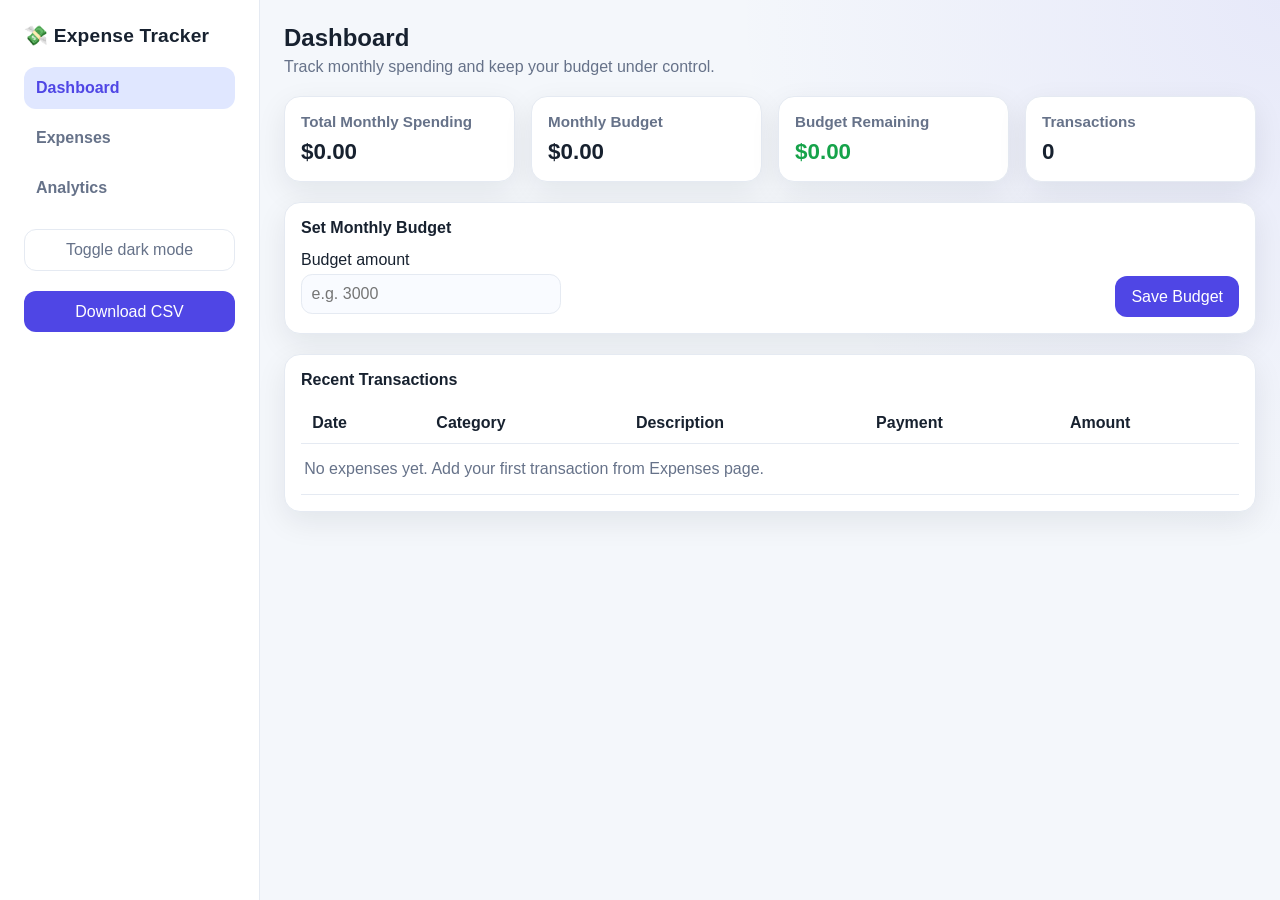
<file: index.html>
<!doctype html>
<html lang="en">
  <head>
    <meta charset="UTF-8" />
    <meta name="viewport" content="width=device-width, initial-scale=1.0" />
    <title>Expense Tracker - Dashboard</title>
    <link rel="stylesheet" href="assets/css/styles.css" />
  </head>
  <body>
    <div class="layout">
      <aside class="sidebar" aria-label="Sidebar navigation">
        <div class="brand">💸 Expense Tracker</div>
        <nav class="nav-links">
          <a href="index.html" class="active">Dashboard</a>
          <a href="expenses.html">Expenses</a>
          <a href="analytics.html">Analytics</a>
        </nav>
        <div class="toggle-row">
          <button id="themeToggle" class="ghost" aria-label="Toggle dark mode">Toggle dark mode</button>
        </div>
        <div class="actions-column">
          <button id="csvExport" class="primary">Download CSV</button>
        </div>
      </aside>

      <main class="main">
        <header>
          <h1 class="page-title">Dashboard</h1>
          <p class="subtitle">Track monthly spending and keep your budget under control.</p>
        </header>

        <section class="card-grid" aria-label="Summary cards">
          <article class="card"><h3>Total Monthly Spending</h3><div id="totalSpending" class="card-value">$0</div></article>
          <article class="card"><h3>Monthly Budget</h3><div id="budgetValue" class="card-value">$0</div></article>
          <article class="card"><h3>Budget Remaining</h3><div id="budgetRemaining" class="card-value">$0</div></article>
          <article class="card"><h3>Transactions</h3><div id="transactionCount" class="card-value">0</div></article>
        </section>

        <section class="card">
          <h2 class="panel-title">Set Monthly Budget</h2>
          <div class="toolbar">
            <div class="field" style="min-width: 260px">
              <label for="budgetInput">Budget amount</label>
              <input id="budgetInput" type="number" min="0" step="0.01" placeholder="e.g. 3000" />
            </div>
            <div>
              <button id="saveBudgetBtn" class="primary" style="margin-top: 1.6rem">Save Budget</button>
            </div>
          </div>
        </section>

        <section class="card">
          <h2 class="panel-title">Recent Transactions</h2>
          <div class="table-wrap">
            <table>
              <thead>
                <tr>
                  <th>Date</th>
                  <th>Category</th>
                  <th>Description</th>
                  <th>Payment</th>
                  <th>Amount</th>
                </tr>
              </thead>
              <tbody id="recentRows"></tbody>
            </table>
          </div>
        </section>
      </main>
    </div>

    <script type="module" src="assets/js/dashboard.js"></script>
  </body>
</html>
</file>
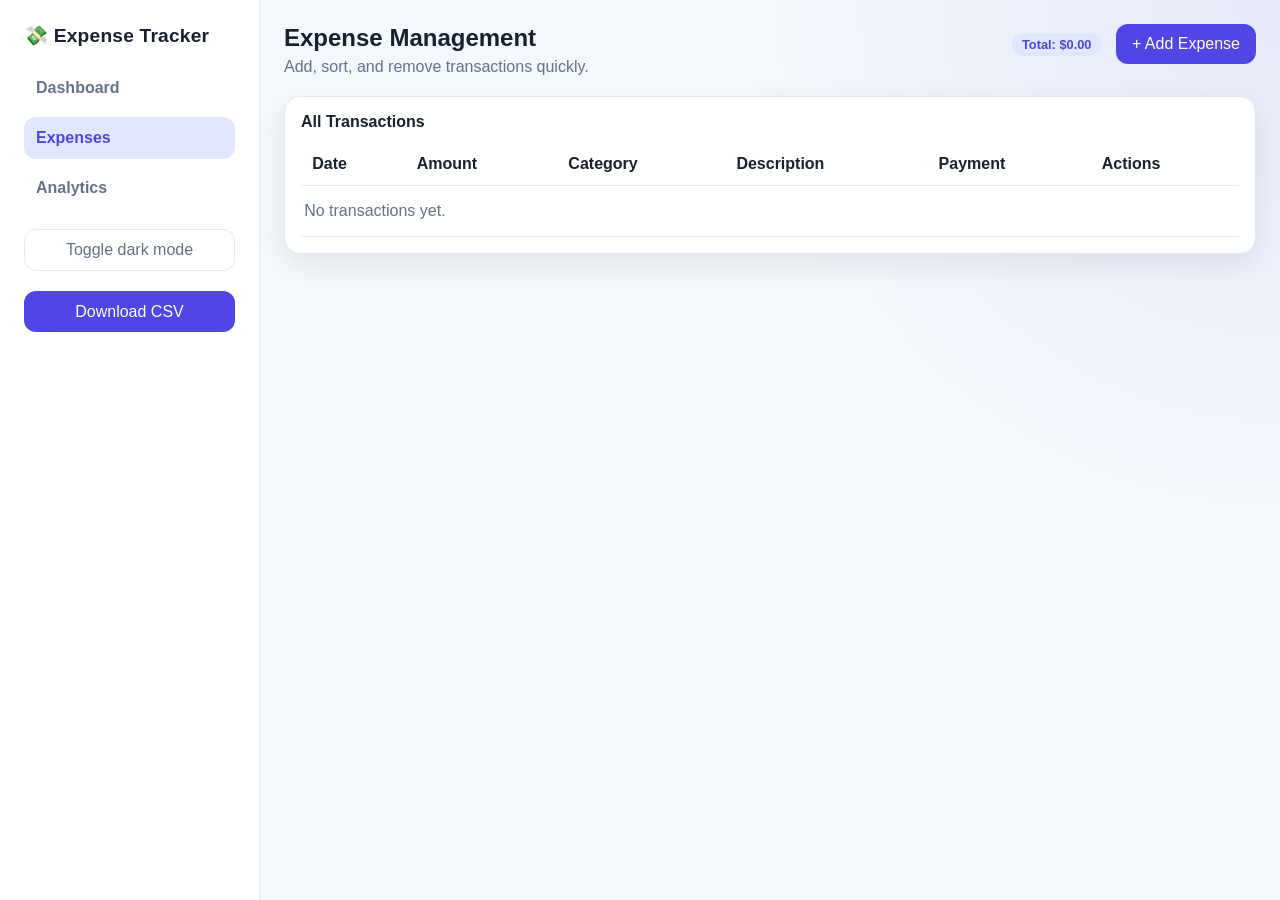
<file: expenses.html>
<!doctype html>
<html lang="en">
  <head>
    <meta charset="UTF-8" />
    <meta name="viewport" content="width=device-width, initial-scale=1.0" />
    <title>Expense Tracker - Expenses</title>
    <link rel="stylesheet" href="assets/css/styles.css" />
  </head>
  <body>
    <div class="layout">
      <aside class="sidebar" aria-label="Sidebar navigation">
        <div class="brand">💸 Expense Tracker</div>
        <nav class="nav-links">
          <a href="index.html">Dashboard</a>
          <a href="expenses.html" class="active">Expenses</a>
          <a href="analytics.html">Analytics</a>
        </nav>
        <div class="toggle-row">
          <button id="themeToggle" class="ghost">Toggle dark mode</button>
        </div>
        <div class="actions-column">
          <button id="csvExport" class="primary">Download CSV</button>
        </div>
      </aside>

      <main class="main">
        <header class="toolbar">
          <div>
            <h1 class="page-title">Expense Management</h1>
            <p class="subtitle">Add, sort, and remove transactions quickly.</p>
          </div>
          <div>
            <span class="badge" id="expenseTotalPill">Total: $0</span>
            <button id="openModal" class="primary" style="margin-left: 0.6rem">+ Add Expense</button>
          </div>
        </header>

        <section class="card">
          <h2 class="panel-title">All Transactions</h2>
          <div class="table-wrap">
            <table>
              <thead>
                <tr>
                  <th><button data-sort="date">Date</button></th>
                  <th><button data-sort="amount">Amount</button></th>
                  <th><button data-sort="category">Category</button></th>
                  <th><button data-sort="description">Description</button></th>
                  <th><button data-sort="paymentMethod">Payment</button></th>
                  <th>Actions</th>
                </tr>
              </thead>
              <tbody id="expenseRows"></tbody>
            </table>
          </div>
        </section>
      </main>
    </div>

    <div id="expenseModal" class="modal-backdrop" aria-hidden="true" role="dialog" aria-labelledby="expenseModalTitle">
      <div class="modal">
        <div class="modal-header">
          <h2 id="expenseModalTitle" class="panel-title" style="margin: 0">Add Expense</h2>
          <button id="closeModal" class="ghost" aria-label="Close modal">Close</button>
        </div>

        <form id="expenseForm" class="input-grid" style="margin-top: 0.8rem">
          <div class="field">
            <label for="amount">Amount</label>
            <input id="amount" name="amount" type="number" min="0" step="0.01" required />
          </div>

          <div class="field">
            <label for="category">Category</label>
            <select id="category" name="category" required>
              <option value="food">Food</option>
              <option value="transport">Transport</option>
              <option value="rent">Rent</option>
              <option value="entertainment">Entertainment</option>
              <option value="utilities">Utilities</option>
              <option value="shopping">Shopping</option>
              <option value="other">Other</option>
            </select>
          </div>

          <div class="field full">
            <label for="description">Description</label>
            <input id="description" name="description" type="text" maxlength="80" required />
          </div>

          <div class="field">
            <label for="date">Date</label>
            <input id="date" name="date" type="date" required />
          </div>

          <div class="field">
            <label for="paymentMethod">Payment Method</label>
            <input id="paymentMethod" name="paymentMethod" type="text" placeholder="Cash, Card, UPI..." required />
          </div>

          <div class="field full">
            <button type="submit" class="primary">Save Expense</button>
          </div>
        </form>
      </div>
    </div>

    <script type="module" src="assets/js/expenses.js"></script>
  </body>
</html>
</file>
<file: assets/css/styles.css>
:root {
  --bg: #f4f7fb;
  --panel: #ffffff;
  --panel-soft: #f9fbff;
  --text: #17212f;
  --muted: #667289;
  --primary: #4f46e5;
  --primary-soft: #e0e7ff;
  --danger: #dc2626;
  --success: #16a34a;
  --border: #e5eaf2;
  --shadow: 0 10px 30px rgba(15, 23, 42, 0.08);
}

body.dark {
  --bg: #0f172a;
  --panel: #111c33;
  --panel-soft: #1c2944;
  --text: #ecf2ff;
  --muted: #9fb0cc;
  --primary: #818cf8;
  --primary-soft: #312e81;
  --danger: #f87171;
  --success: #4ade80;
  --border: #2b3b59;
  --shadow: 0 12px 40px rgba(2, 6, 23, 0.5);
}

* { box-sizing: border-box; }
html, body { margin: 0; padding: 0; }
body {
  font-family: Inter, "Segoe UI", Roboto, sans-serif;
  background: radial-gradient(circle at top right, rgba(79, 70, 229, 0.08), transparent 35%), var(--bg);
  color: var(--text);
  min-height: 100vh;
  transition: background 0.25s ease, color 0.25s ease;
}

.layout {
  display: grid;
  grid-template-columns: 260px 1fr;
  min-height: 100vh;
}

.sidebar {
  background: var(--panel);
  border-right: 1px solid var(--border);
  padding: 1.5rem;
  display: flex;
  flex-direction: column;
  gap: 1.25rem;
}

.brand { font-size: 1.2rem; font-weight: 700; letter-spacing: 0.2px; }

.nav-links {
  display: flex;
  flex-direction: column;
  gap: 0.5rem;
}

.nav-links a {
  color: var(--muted);
  text-decoration: none;
  font-weight: 600;
  padding: 0.75rem;
  border-radius: 0.75rem;
  transition: background 0.2s ease, color 0.2s ease;
}

.nav-links a.active,
.nav-links a:hover,
button.ghost:hover {
  background: var(--primary-soft);
  color: var(--primary);
}

.toggle-row,
.actions-column {
  display: flex;
  flex-direction: column;
  gap: 0.75rem;
}

button,
input,
select,
textarea {
  font: inherit;
}

button {
  border: 0;
  border-radius: 0.75rem;
  cursor: pointer;
}

button.primary {
  background: var(--primary);
  color: white;
  padding: 0.7rem 1rem;
}

button.ghost {
  background: transparent;
  color: var(--muted);
  border: 1px solid var(--border);
  padding: 0.7rem 1rem;
}

.main {
  padding: 1.5rem;
  display: flex;
  flex-direction: column;
  gap: 1.25rem;
}

.page-title { margin: 0; font-size: 1.5rem; }
.subtitle { margin: 0.35rem 0 0; color: var(--muted); }

.card-grid {
  display: grid;
  grid-template-columns: repeat(4, minmax(170px, 1fr));
  gap: 1rem;
}

.card {
  background: var(--panel);
  border: 1px solid var(--border);
  border-radius: 1rem;
  box-shadow: var(--shadow);
  padding: 1rem;
  animation: fadeIn 0.4s ease;
}

.card h3 { margin: 0; font-size: 0.95rem; color: var(--muted); }
.card-value { font-size: 1.4rem; font-weight: 700; margin-top: 0.6rem; }

.grid-2 {
  display: grid;
  grid-template-columns: repeat(2, minmax(260px, 1fr));
  gap: 1rem;
}

.panel-title {
  margin: 0 0 0.85rem;
  font-size: 1rem;
}

.table-wrap { overflow: auto; }

table {
  width: 100%;
  border-collapse: collapse;
}

th, td {
  text-align: left;
  padding: 0.7rem;
  border-bottom: 1px solid var(--border);
  white-space: nowrap;
}

th button {
  background: none;
  color: var(--text);
  padding: 0;
  font-weight: 700;
}

.amount-cell { font-weight: 700; color: var(--primary); }

.delete-btn {
  background: rgba(220, 38, 38, 0.1);
  color: var(--danger);
  padding: 0.4rem 0.65rem;
}

.input-grid {
  display: grid;
  gap: 0.8rem;
  grid-template-columns: repeat(2, minmax(180px, 1fr));
}

.field {
  display: flex;
  flex-direction: column;
  gap: 0.35rem;
}

.field.full { grid-column: 1 / -1; }

input,
select,
textarea {
  border: 1px solid var(--border);
  border-radius: 0.7rem;
  padding: 0.6rem;
  background: var(--panel-soft);
  color: var(--text);
}

.chart-box { min-height: 280px; }

.modal-backdrop {
  position: fixed;
  inset: 0;
  background: rgba(15, 23, 42, 0.5);
  display: none;
  align-items: center;
  justify-content: center;
  padding: 1rem;
  z-index: 30;
}

.modal-backdrop.open { display: flex; }

.modal {
  width: min(680px, 100%);
  background: var(--panel);
  border: 1px solid var(--border);
  border-radius: 1rem;
  padding: 1.1rem;
  animation: popIn 0.25s ease;
}

.modal-header {
  display: flex;
  justify-content: space-between;
  align-items: center;
}

.toolbar {
  display: flex;
  justify-content: space-between;
  flex-wrap: wrap;
  gap: 0.75rem;
}

.badge {
  background: var(--primary-soft);
  color: var(--primary);
  font-weight: 700;
  font-size: 0.8rem;
  border-radius: 999px;
  padding: 0.25rem 0.65rem;
}

.empty-state { color: var(--muted); padding: 1rem 0.2rem; }

@media (max-width: 1000px) {
  .layout { grid-template-columns: 1fr; }
  .sidebar { border-right: 0; border-bottom: 1px solid var(--border); }
  .card-grid { grid-template-columns: repeat(2, minmax(160px, 1fr)); }
  .grid-2 { grid-template-columns: 1fr; }
}

@media (max-width: 640px) {
  .card-grid { grid-template-columns: 1fr; }
  .input-grid { grid-template-columns: 1fr; }
}

@keyframes fadeIn {
  from { opacity: 0; transform: translateY(4px); }
  to { opacity: 1; transform: translateY(0); }
}

@keyframes popIn {
  from { opacity: 0; transform: scale(0.97); }
  to { opacity: 1; transform: scale(1); }
}
</file>
